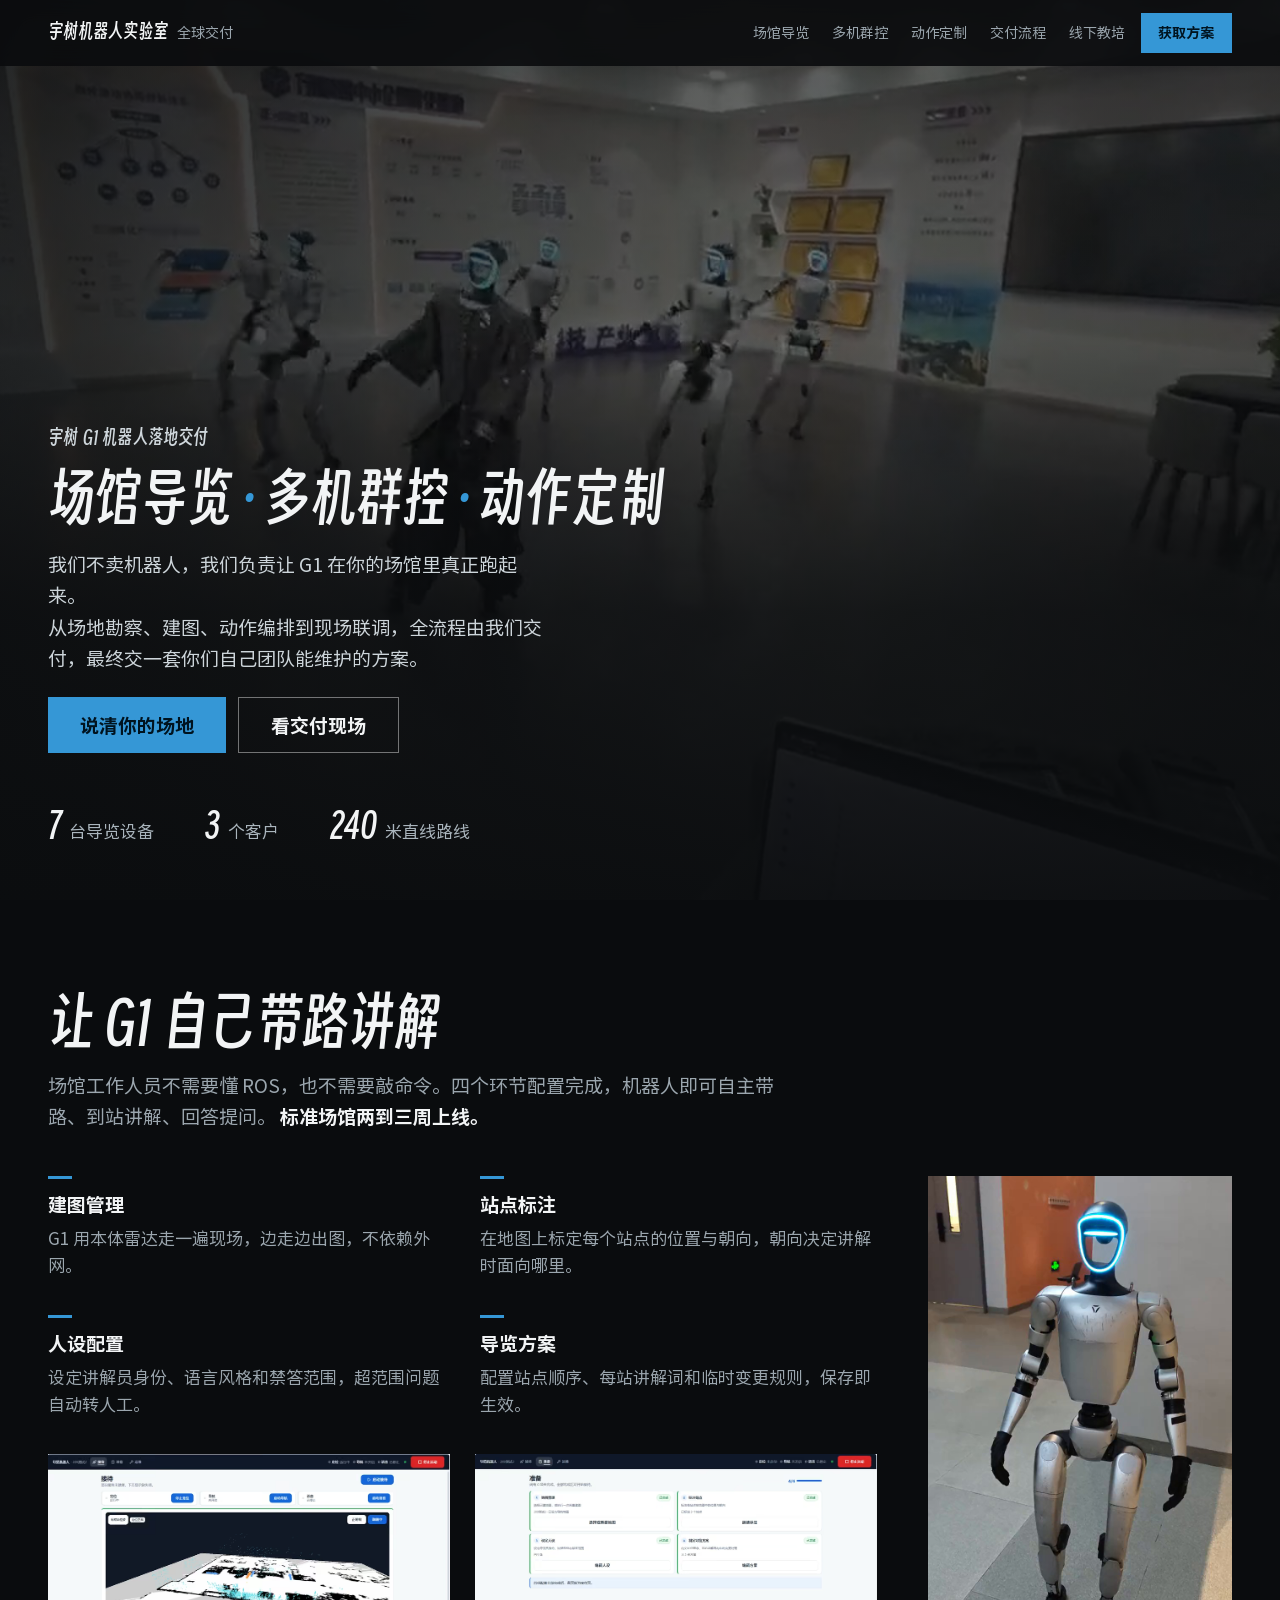
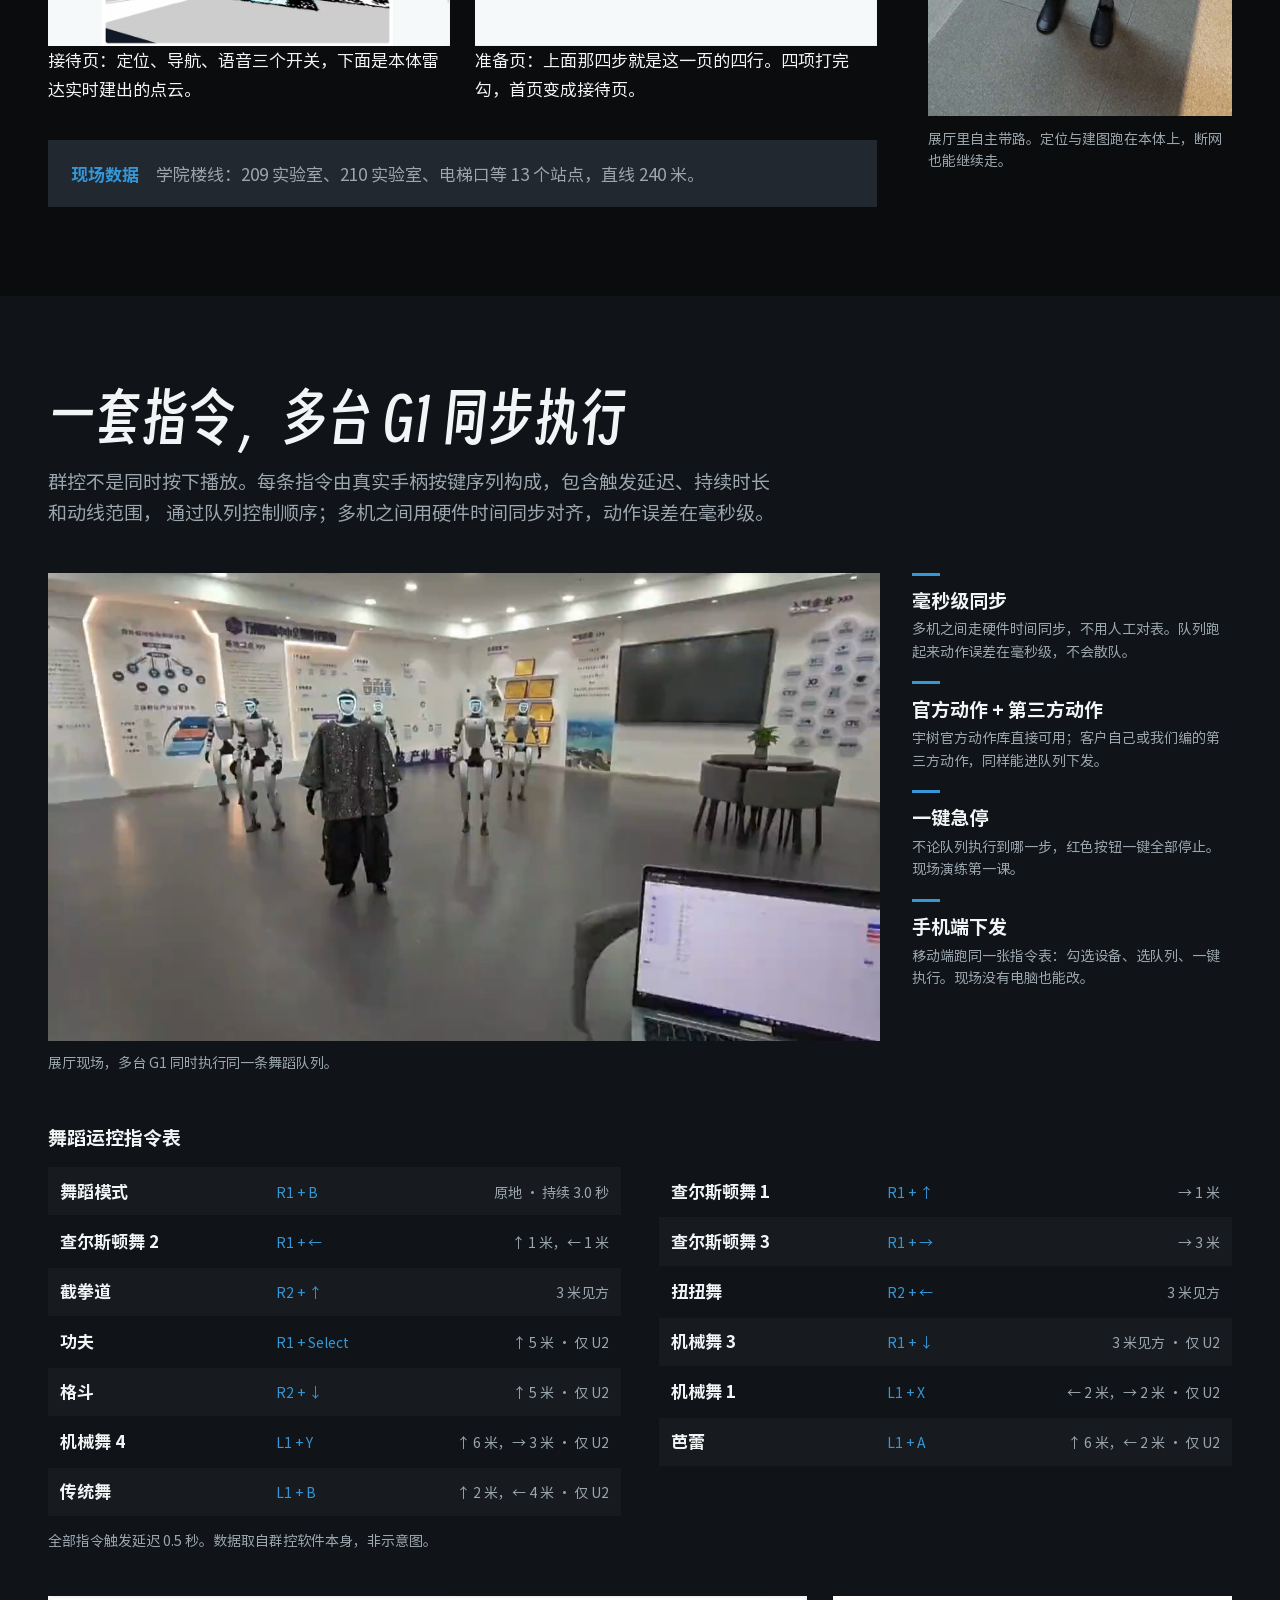
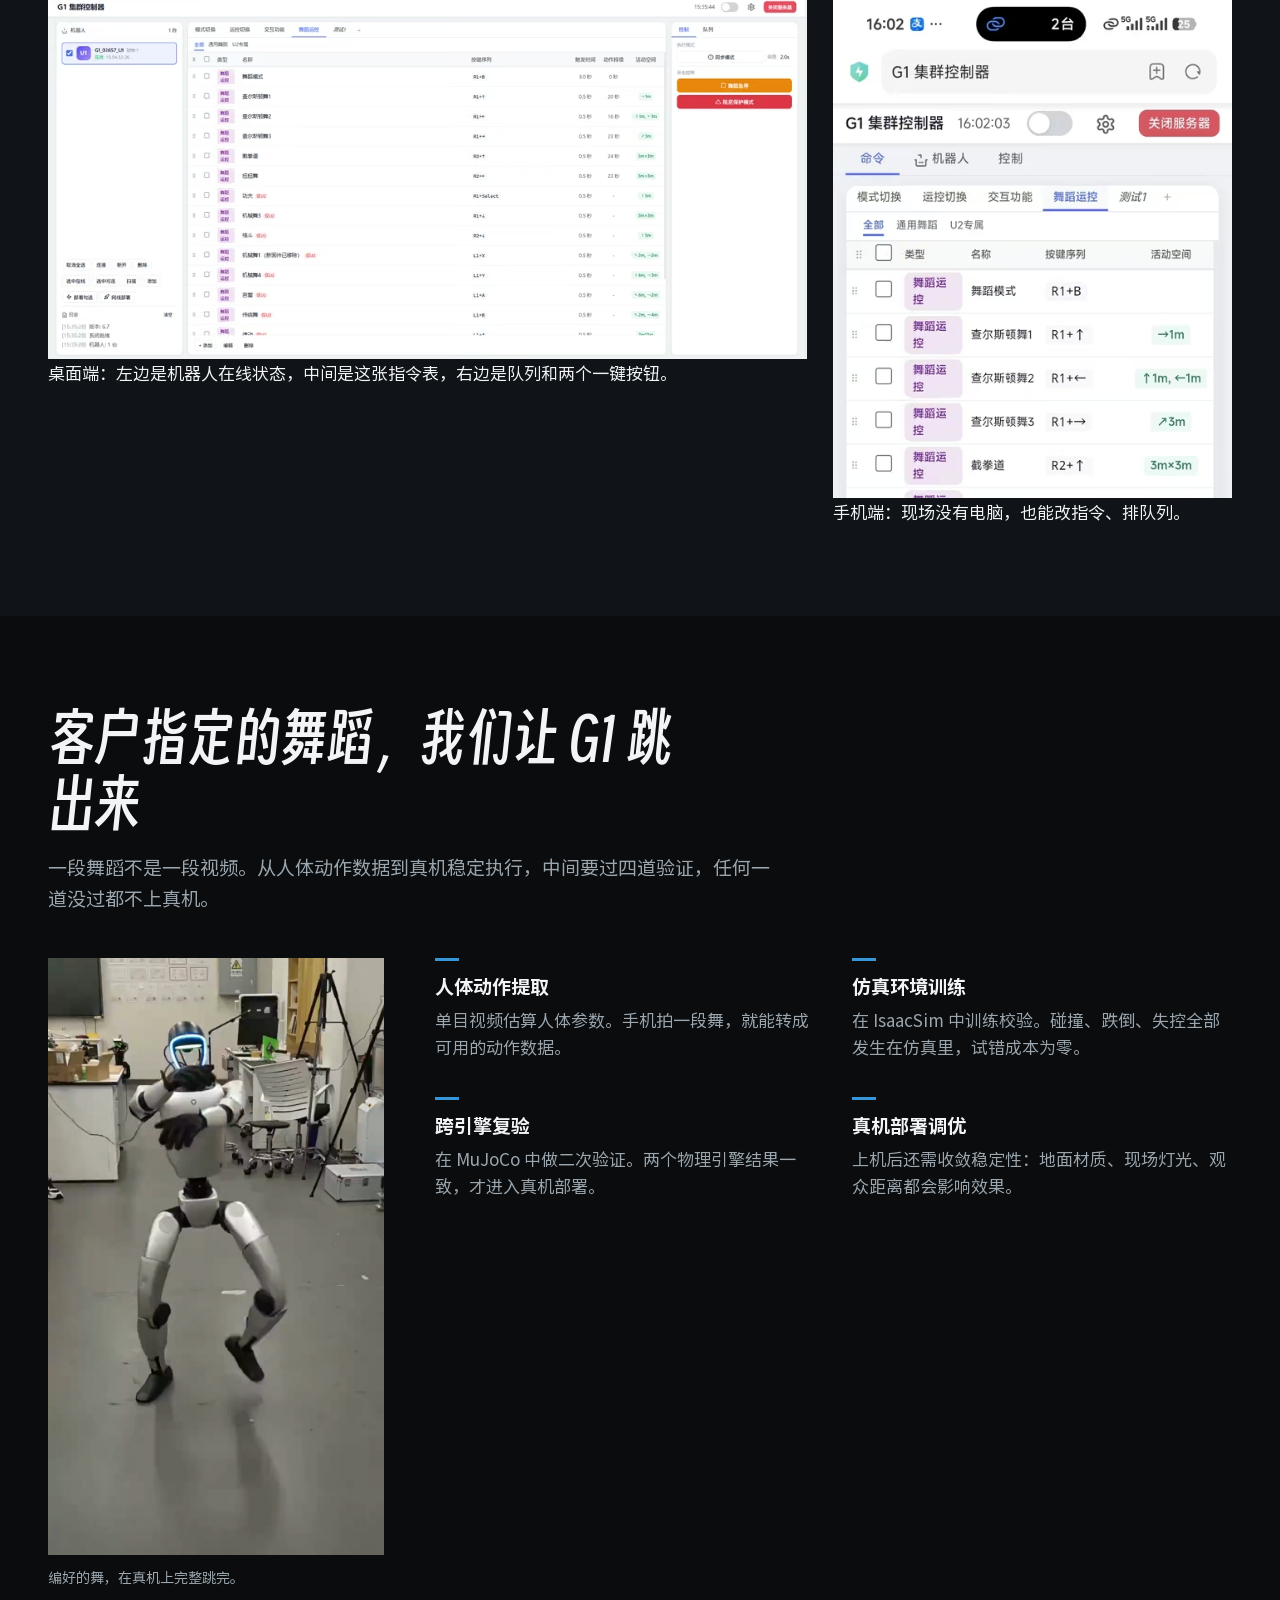
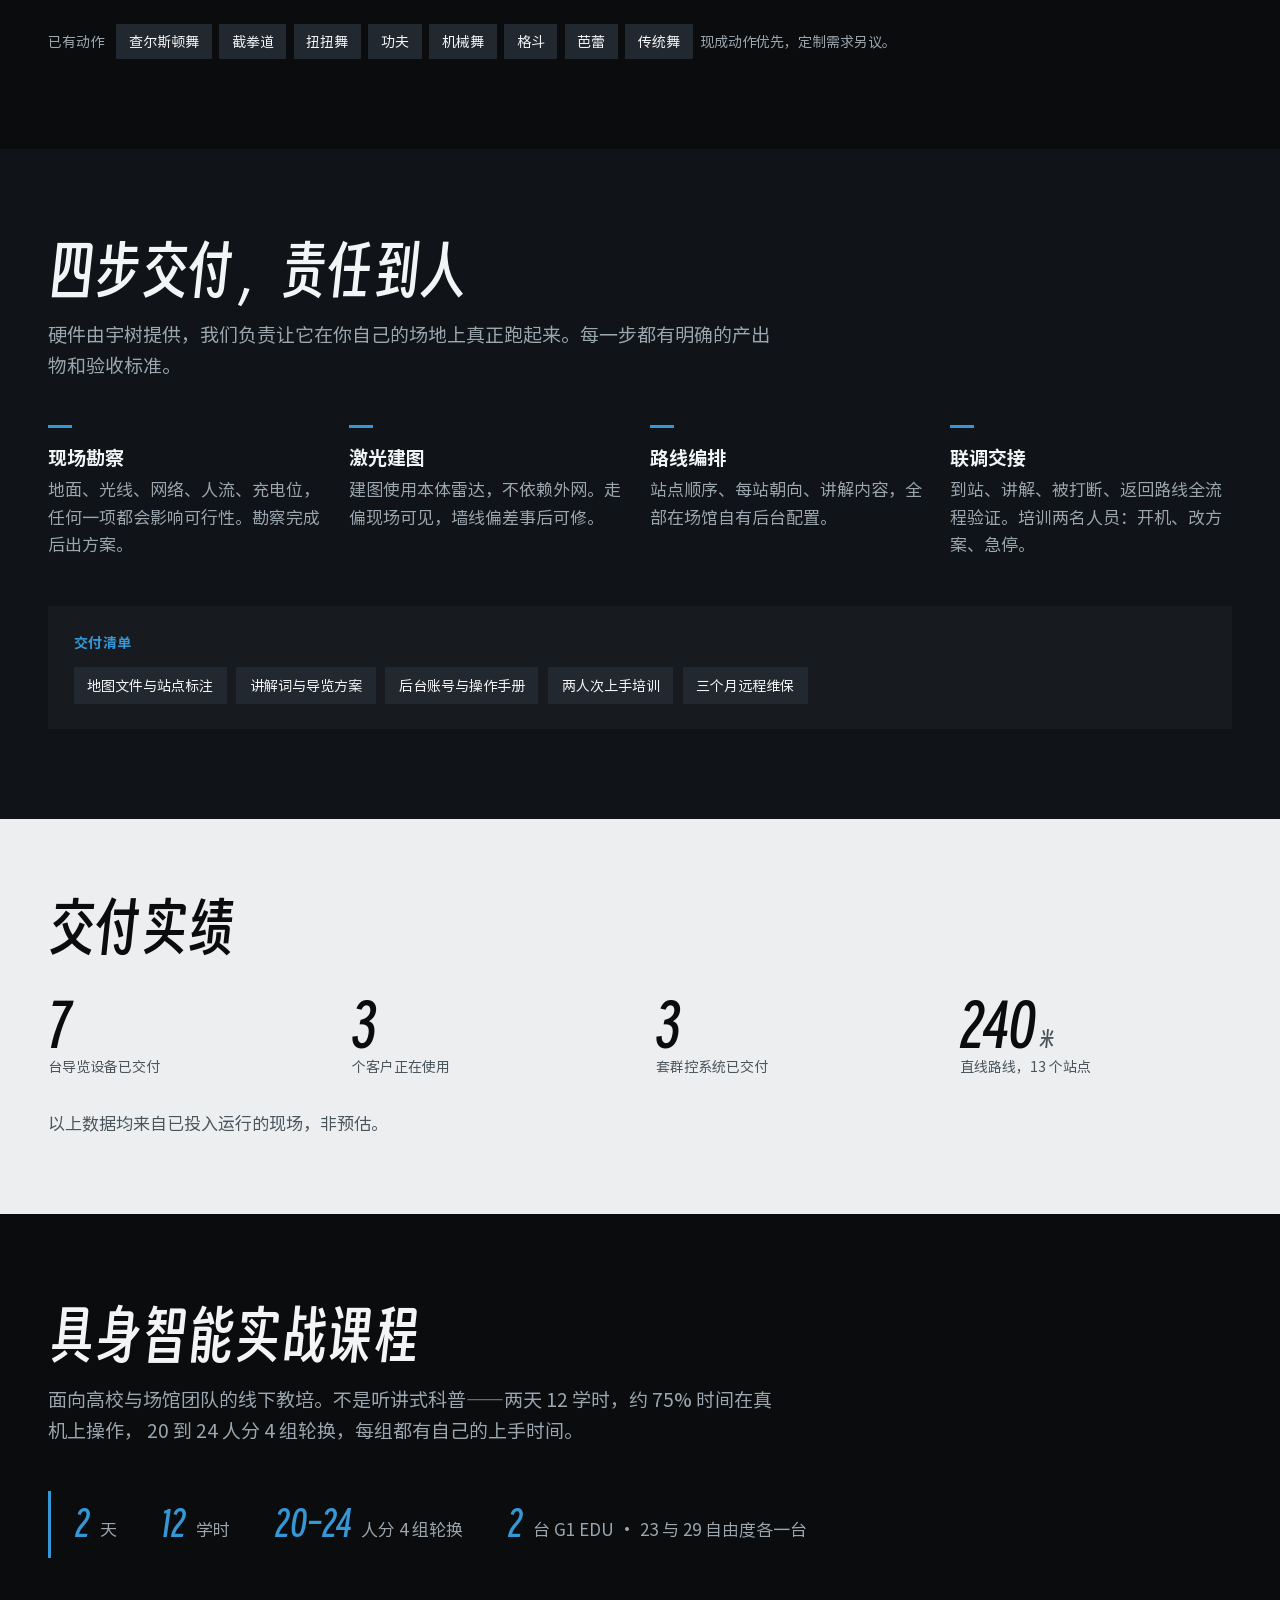
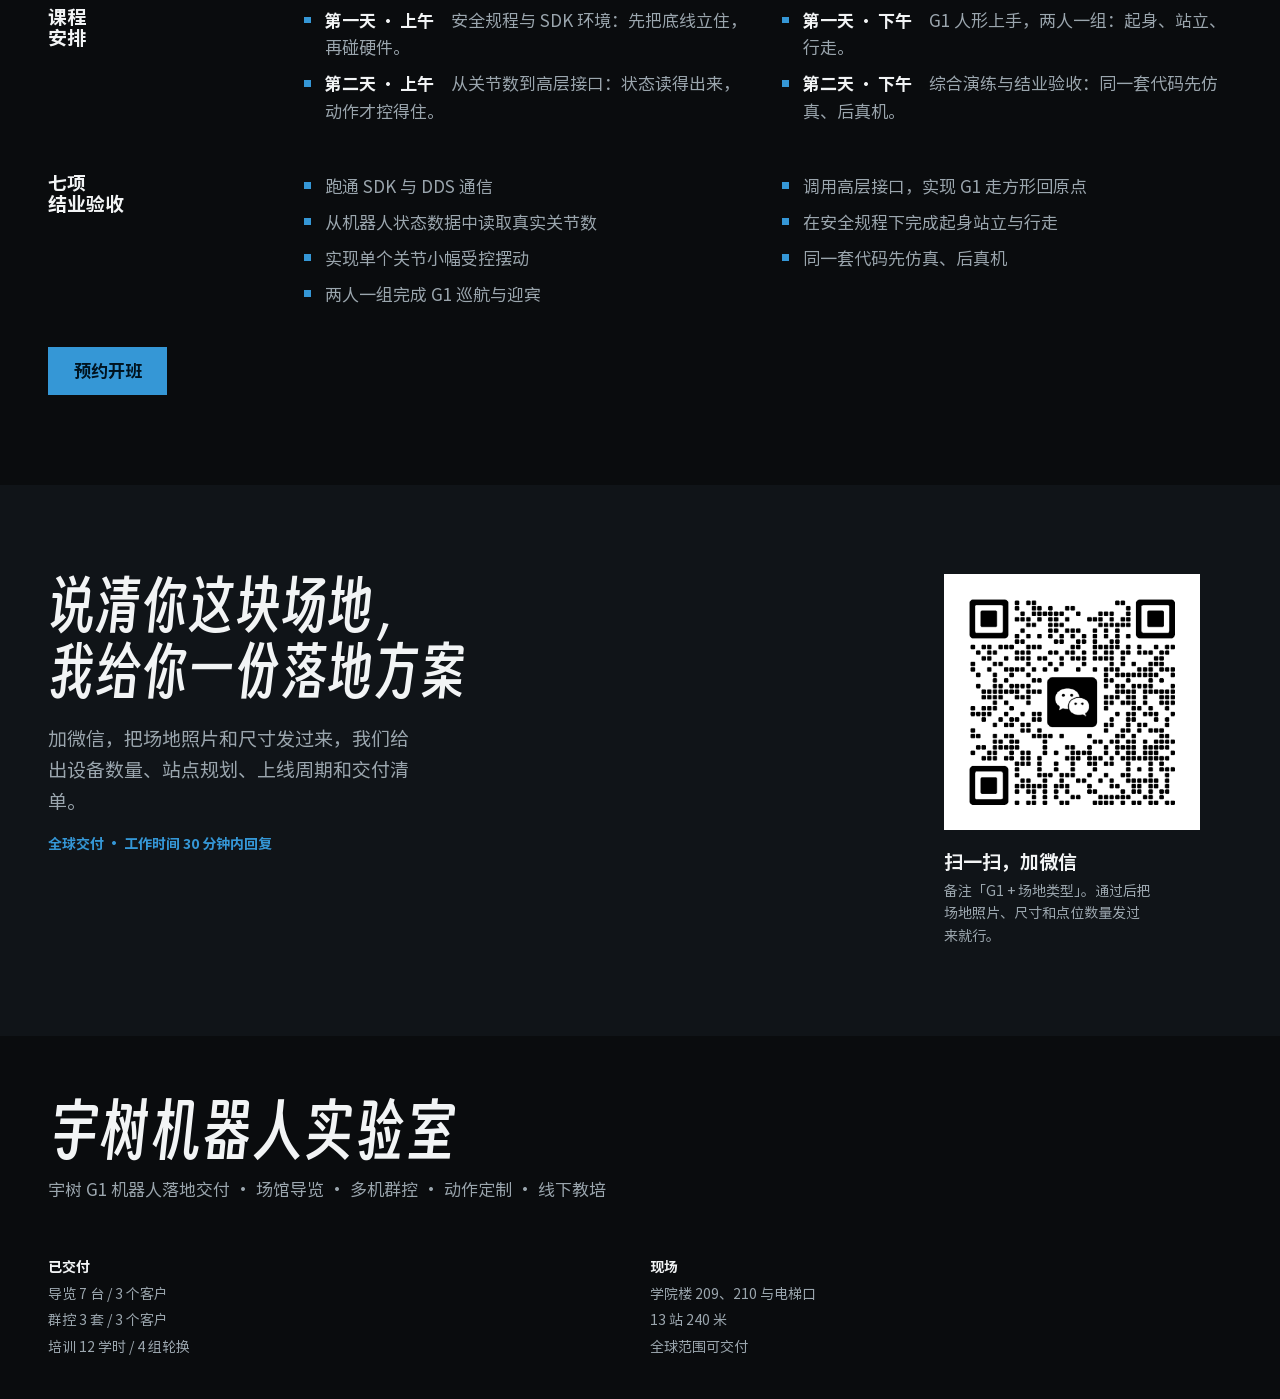
<file: index.html>
<!DOCTYPE html>
<html lang="zh-CN" class="no-js">
<head>
<meta charset="UTF-8">
<meta name="viewport" content="width=device-width, initial-scale=1">
<title>宇树机器人实验室 · 宇树 G1 机器人落地交付｜场馆导览 · 多机群控 · 动作定制</title>
<meta name="description" content="宇树 G1 机器人落地交付服务商。场馆导览、多机群控、动作定制、线下教培。已交付导览 7 台 / 3 个客户，群控 3 套。全球范围可交付，勘察与交接可到场。">
<meta name="keywords" content="宇树G1,人形机器人,场馆导览,多机群控,机器人二次开发,动作定制,机器人全球交付,线下教培">
<meta name="theme-color" content="#0a0c0e">
<meta property="og:type" content="website">
<meta property="og:title" content="宇树机器人实验室 · 宇树 G1 机器人落地交付">
<meta property="og:description" content="场馆导览 · 多机群控 · 动作定制。让 G1 在你的场馆里真正跑起来。">
<meta property="og:image" content="https://chenlockyer.github.io/studio/assets/img/og.jpg">
<meta property="og:image:width" content="1200">
<meta property="og:image:height" content="675">
<meta property="og:url" content="https://chenlockyer.github.io/studio/">
<meta name="twitter:card" content="summary_large_image">
<link rel="canonical" href="https://chenlockyer.github.io/studio/">
<link rel="icon" href="assets/favicon.svg" type="image/svg+xml">
<link rel="stylesheet" href="assets/css/site.css">
<script>document.documentElement.classList.remove('no-js');</script>
</head>
<body>

<a class="skip" href="#main">跳到正文</a>

<header class="bar">
  <a class="wordmark" href="#top">
    <span class="wm">宇树机器人实验室</span>
    <span class="wm-sub">全球交付</span>
  </a>
  <nav class="nav" aria-label="主导航">
    <a href="#navi">场馆导览</a>
    <a href="#group">多机群控</a>
    <a href="#chain">动作定制</a>
    <a href="#deliver">交付流程</a>
    <a href="#course">线下教培</a>
  </nav>
  <a class="btn btn-led btn-bar" href="assets/img/wechat-qr.png" data-wx>获取方案</a>
</header>

<main id="main">

  <!-- ============================================================
       首屏：整屏现场视频 + 文字压在暗色蒙层上
       客户 3 秒内要看到：做什么、卖给谁、到什么程度
       ============================================================ -->
  <section class="hero" id="top">
    <div class="hero-media" aria-hidden="true">
      <video class="hero-video" muted loop playsinline autoplay preload="auto"
             poster="assets/img/og.jpg">
        <source src="assets/video/group-sync.mp4" type="video/mp4">
      </video>
      <div class="hero-scrim"></div>
    </div>

    <div class="hero-inner">
      <h1 class="hero-title">
        <span class="hero-title-l1">宇树 G1 机器人落地交付</span>
        场馆导览<span class="sep">·</span>多机群控<span class="sep">·</span>动作定制
      </h1>

      <p class="hero-sub">
        我们不卖机器人，我们负责让 G1 在你的场馆里真正跑起来。<br>
        从场地勘察、建图、动作编排到现场联调，全流程由我们交付，最终交一套你们自己团队能维护的方案。
      </p>

      <div class="hero-act">
        <a class="btn btn-led btn-lg" href="assets/img/wechat-qr.png" data-wx>说清你的场地</a>
        <a class="btn btn-ghost btn-lg" href="#navi">看交付现场</a>
      </div>

      <p class="hero-figs">
        <span class="hf"><b>7</b> 台导览设备</span>
        <span class="hf"><b>3</b> 个客户</span>
        <span class="hf"><b>240</b> 米直线路线</span>
      </p>
    </div>
  </section>

  <!-- ============================================================
       一 · 场馆导览
       ============================================================ -->
  <section class="sec" id="navi" aria-labelledby="navi-title">
    <div class="wrap">
      <div class="sec-head">
        <h2 class="h" id="navi-title">让 G1 自己带路讲解</h2>
        <p class="lead">
          场馆工作人员不需要懂 ROS，也不需要敲命令。四个环节配置完成，机器人即可自主带路、到站讲解、回答提问。
          <b>标准场馆两到三周上线。</b>
        </p>
      </div>

      <div class="navi-grid">
        <div class="navi-left">
        <ol class="steps4 steps-col">
        <li class="step">
          <p class="step-k">建图管理</p>
          <p>G1 用本体雷达走一遍现场，边走边出图，不依赖外网。</p>
        </li>
        <li class="step">
          <p class="step-k">站点标注</p>
          <p>在地图上标定每个站点的位置与朝向，朝向决定讲解时面向哪里。</p>
        </li>
        <li class="step">
          <p class="step-k">人设配置</p>
          <p>设定讲解员身份、语言风格和禁答范围，超范围问题自动转人工。</p>
        </li>
        <li class="step">
          <p class="step-k">导览方案</p>
          <p>配置站点顺序、每站讲解词和临时变更规则，保存即生效。</p>
        </li>
        </ol>

        <div class="shots2">
          <figure class="shot">
            <picture>
              <source type="image/avif" srcset="assets/img/ui/navi-home-960.avif 960w, assets/img/ui/navi-home-1913.avif 1913w" sizes="(max-width:760px) 92vw, 48vw">
              <source type="image/webp" srcset="assets/img/ui/navi-home-960.webp 960w, assets/img/ui/navi-home-1913.webp 1913w" sizes="(max-width:760px) 92vw, 48vw">
              <img src="assets/img/ui/navi-home-960.jpg" alt="导览机器人接待页：定位、导航、语音三个开关，下面是本体雷达建出的三维点云地图" width="1913" height="914" loading="lazy">
            </picture>
            <figcaption>接待页：定位、导航、语音三个开关，下面是本体雷达实时建出的点云。</figcaption>
          </figure>
          <figure class="shot">
            <picture>
              <source type="image/avif" srcset="assets/img/ui/navi-prep-960.avif 960w, assets/img/ui/navi-prep-1915.avif 1915w" sizes="(max-width:760px) 92vw, 48vw">
              <source type="image/webp" srcset="assets/img/ui/navi-prep-960.webp 960w, assets/img/ui/navi-prep-1915.webp 1915w" sizes="(max-width:760px) 92vw, 48vw">
              <img src="assets/img/ui/navi-prep-960.jpg" alt="准备页：地图管理、标注站点、设定人设、制定导览方案四项全部已完成" width="1915" height="915" loading="lazy">
            </picture>
            <figcaption>准备页：上面那四步就是这一页的四行。四项打完勾，首页变成接待页。</figcaption>
          </figure>
        </div>
        <p class="factline">
          <b>现场数据</b>　学院楼线：209 实验室、210 实验室、电梯口等 13 个站点，直线 240 米。
        </p>
        </div>

        <figure class="navi-video">
          <video class="loop" muted loop playsinline preload="none"
                 poster="assets/img/poster/tour-live.jpg" width="720" height="1280"
                 aria-label="G1 在展厅里自主带路，正面 LED 面罩亮起，走向访客">
            <source src="assets/video/tour-live.mp4" type="video/mp4">
          </video>
          <figcaption>展厅里自主带路。定位与建图跑在本体上，断网也能继续走。</figcaption>
        </figure>
      </div>

    </div>
  </section>

  <!-- ============================================================
       二 · 多机群控
       ============================================================ -->
  <section class="sec sec-alt" id="group" aria-labelledby="group-title">
    <div class="wrap">
      <div class="sec-head">
        <h2 class="h" id="group-title">一套指令，多台 G1 同步执行</h2>
        <p class="lead">
          群控不是同时按下播放。每条指令由真实手柄按键序列构成，包含触发延迟、持续时长和动线范围，
          通过队列控制顺序；多机之间用硬件时间同步对齐，动作误差在毫秒级。
        </p>
      </div>

      <div class="group-grid">
        <figure class="media-wide">
          <video class="loop" muted loop playsinline preload="none"
                 poster="assets/img/poster/group-ops.jpg" width="1280" height="720"
                 aria-label="展厅内多台 G1 同时执行同一条舞蹈队列">
            <source src="assets/video/group-ops.mp4" type="video/mp4">
          </video>
          <figcaption>展厅现场，多台 G1 同时执行同一条舞蹈队列。</figcaption>
        </figure>

        <div class="facts3">
          <div class="fact">
            <p class="fact-t">毫秒级同步</p>
            <p class="fact-d">多机之间走硬件时间同步，不用人工对表。队列跑起来动作误差在毫秒级，不会散队。</p>
          </div>
          <div class="fact">
            <p class="fact-t">官方动作 + 第三方动作</p>
            <p class="fact-d">宇树官方动作库直接可用；客户自己或我们编的第三方动作，同样能进队列下发。</p>
          </div>
          <div class="fact">
            <p class="fact-t">一键急停</p>
            <p class="fact-d">不论队列执行到哪一步，红色按钮一键全部停止。现场演练第一课。</p>
          </div>
          <div class="fact">
            <p class="fact-t">手机端下发</p>
            <p class="fact-d">移动端跑同一张指令表：勾选设备、选队列、一键执行。现场没有电脑也能改。</p>
          </div>
        </div>
      </div>

      <div class="cmd-block">
        <p class="cmd-head">舞蹈运控指令表</p>
        <div class="cmd">
          <div class="cmd-row"><b>舞蹈模式</b><span class="num">R1 + B</span><i>原地 · 持续 3.0 秒</i></div>
          <div class="cmd-row"><b>查尔斯顿舞 1</b><span class="num">R1 + ↑</span><i>→ 1 米</i></div>
          <div class="cmd-row"><b>查尔斯顿舞 2</b><span class="num">R1 + ←</span><i>↑ 1 米，← 1 米</i></div>
          <div class="cmd-row"><b>查尔斯顿舞 3</b><span class="num">R1 + →</span><i>→ 3 米</i></div>
          <div class="cmd-row"><b>截拳道</b><span class="num">R2 + ↑</span><i>3 米见方</i></div>
          <div class="cmd-row"><b>扭扭舞</b><span class="num">R2 + ←</span><i>3 米见方</i></div>
          <div class="cmd-row"><b>功夫</b><span class="num">R1 + Select</span><i>↑ 5 米 · 仅 U2</i></div>
          <div class="cmd-row"><b>机械舞 3</b><span class="num">R1 + ↓</span><i>3 米见方 · 仅 U2</i></div>
          <div class="cmd-row"><b>格斗</b><span class="num">R2 + ↓</span><i>↑ 5 米 · 仅 U2</i></div>
          <div class="cmd-row"><b>机械舞 1</b><span class="num">L1 + X</span><i>← 2 米，→ 2 米 · 仅 U2</i></div>
          <div class="cmd-row"><b>机械舞 4</b><span class="num">L1 + Y</span><i>↑ 6 米，→ 3 米 · 仅 U2</i></div>
          <div class="cmd-row"><b>芭蕾</b><span class="num">L1 + A</span><i>↑ 6 米，← 2 米 · 仅 U2</i></div>
          <div class="cmd-row"><b>传统舞</b><span class="num">L1 + B</span><i>↑ 2 米，← 4 米 · 仅 U2</i></div>
        </div>
        <p class="cmd-note">全部指令触发延迟 0.5 秒。数据取自群控软件本身，非示意图。</p>
      </div>

      <div class="shots2 shots2-asym">
        <figure class="shot">
          <picture>
            <source type="image/avif" srcset="assets/img/ui/gc-dance-960.avif 960w, assets/img/ui/gc-dance-1915.avif 1915w" sizes="(max-width:760px) 92vw, 62vw">
            <source type="image/webp" srcset="assets/img/ui/gc-dance-960.webp 960w, assets/img/ui/gc-dance-1915.webp 1915w" sizes="(max-width:760px) 92vw, 62vw">
            <img src="assets/img/ui/gc-dance-960.jpg" alt="G1 集群控制器桌面端：左侧机器人在线状态，中间是舞蹈运控指令表，右侧是控制与队列" width="1915" height="917" loading="lazy">
          </picture>
          <figcaption>桌面端：左边是机器人在线状态，中间是这张指令表，右边是队列和两个一键按钮。</figcaption>
        </figure>
        <figure class="shot shot-phone">
          <picture>
            <source type="image/avif" srcset="assets/img/ui/gc-phone-480.avif 480w, assets/img/ui/gc-phone-1156.avif 1156w" sizes="(max-width:760px) 60vw, 26vw">
            <source type="image/webp" srcset="assets/img/ui/gc-phone-480.webp 480w, assets/img/ui/gc-phone-1156.webp 1156w" sizes="(max-width:760px) 60vw, 26vw">
            <img src="assets/img/ui/gc-phone-960.jpg" alt="手机上的集群控制器：同一张指令表，勾选后可一键下发" width="1156" height="2510" loading="lazy">
          </picture>
          <figcaption>手机端：现场没有电脑，也能改指令、排队列。</figcaption>
        </figure>
      </div>
    </div>
  </section>

  <!-- ============================================================
       三 · 动作定制
       ============================================================ -->
  <section class="sec" id="chain" aria-labelledby="chain-title">
    <div class="wrap">
      <div class="sec-head">
        <h2 class="h" id="chain-title">客户指定的舞蹈，我们让 G1 跳出来</h2>
        <p class="lead">
          一段舞蹈不是一段视频。从人体动作数据到真机稳定执行，中间要过四道验证，任何一道没过都不上真机。
        </p>
      </div>

      <div class="chain-grid">
      <figure class="chain-video">
        <video class="loop" muted loop playsinline preload="none"
               poster="assets/img/poster/dance-live.jpg" width="720" height="1280"
               aria-label="G1 在实验室里完整跳完一支编好的舞，面罩 LED 亮着">
          <source src="assets/video/dance-live.mp4" type="video/mp4">
        </video>
        <figcaption>编好的舞，在真机上完整跳完。</figcaption>
      </figure>

      <ol class="steps4 steps-col">
        <li class="step">
          <p class="step-k">人体动作提取</p>
          <p>单目视频估算人体参数。手机拍一段舞，就能转成可用的动作数据。</p>
        </li>
        <li class="step">
          <p class="step-k">仿真环境训练</p>
          <p>在 IsaacSim 中训练校验。碰撞、跌倒、失控全部发生在仿真里，试错成本为零。</p>
        </li>
        <li class="step">
          <p class="step-k">跨引擎复验</p>
          <p>在 MuJoCo 中做二次验证。两个物理引擎结果一致，才进入真机部署。</p>
        </li>
        <li class="step">
          <p class="step-k">真机部署调优</p>
          <p>上机后还需收敛稳定性：地面材质、现场灯光、观众距离都会影响效果。</p>
        </li>
      </ol>
      </div>

      <div class="tagrow">
        <span class="tagrow-k">已有动作</span>
        <span>查尔斯顿舞</span>
        <span>截拳道</span>
        <span>扭扭舞</span>
        <span>功夫</span>
        <span>机械舞</span>
        <span>格斗</span>
        <span>芭蕾</span>
        <span>传统舞</span>
        <span class="tagrow-note">现成动作优先，定制需求另议。</span>
      </div>
    </div>
  </section>

  <!-- ============================================================
       四 · 交付流程
       ============================================================ -->
  <section class="sec sec-alt" id="deliver" aria-labelledby="deliver-title">
    <div class="wrap">
      <div class="sec-head">
        <h2 class="h" id="deliver-title">四步交付，责任到人</h2>
        <p class="lead">
          硬件由宇树提供，我们负责让它在你自己的场地上真正跑起来。每一步都有明确的产出物和验收标准。
        </p>
      </div>

      <ol class="steps-d">
        <li class="dstep">
          <p class="dstep-k">现场勘察</p>
          <p>地面、光线、网络、人流、充电位，任何一项都会影响可行性。勘察完成后出方案。</p>
        </li>
        <li class="dstep">
          <p class="dstep-k">激光建图</p>
          <p>建图使用本体雷达，不依赖外网。走偏现场可见，墙线偏差事后可修。</p>
        </li>
        <li class="dstep">
          <p class="dstep-k">路线编排</p>
          <p>站点顺序、每站朝向、讲解内容，全部在场馆自有后台配置。</p>
        </li>
        <li class="dstep">
          <p class="dstep-k">联调交接</p>
          <p>到站、讲解、被打断、返回路线全流程验证。培训两名人员：开机、改方案、急停。</p>
        </li>
      </ol>

      <div class="handover">
        <p class="handover-k">交付清单</p>
        <ul class="handover-list">
          <li>地图文件与站点标注</li>
          <li>讲解词与导览方案</li>
          <li>后台账号与操作手册</li>
          <li>两人次上手培训</li>
          <li>三个月远程维保</li>
        </ul>
      </div>
    </div>
  </section>

  <!-- ============================================================
       五 · 交付实绩
       ============================================================ -->
  <section class="paper" id="figs" aria-labelledby="figs-title">
    <div class="wrap">
      <h2 class="h h-paper" id="figs-title">交付实绩</h2>
      <dl class="figs4">
        <div class="fig">
          <dd class="fig-n">7</dd>
          <dt class="fig-l">台导览设备已交付</dt>
        </div>
        <div class="fig">
          <dd class="fig-n">3</dd>
          <dt class="fig-l">个客户正在使用</dt>
        </div>
        <div class="fig">
          <dd class="fig-n">3</dd>
          <dt class="fig-l">套群控系统已交付</dt>
        </div>
        <div class="fig">
          <dd class="fig-n">240<span class="fig-u">米</span></dd>
          <dt class="fig-l">直线路线，13 个站点</dt>
        </div>
      </dl>
      <p class="fig-note">以上数据均来自已投入运行的现场，非预估。</p>
    </div>
  </section>

  <!-- ============================================================
       六 · 线下教培
       ============================================================ -->
  <section class="sec" id="course" aria-labelledby="course-title">
    <div class="wrap">
      <div class="sec-head">
        <h2 class="h" id="course-title">具身智能实战课程</h2>
        <p class="lead">
          面向高校与场馆团队的线下教培。不是听讲式科普——两天 12 学时，约 75% 时间在真机上操作，
          20 到 24 人分 4 组轮换，每组都有自己的上手时间。
        </p>
      </div>

      <p class="course-spec">
        <span><b>2</b> 天</span>
        <span><b>12</b> 学时</span>
        <span><b>20–24</b> 人分 4 组轮换</span>
        <span><b>2</b> 台 G1 EDU · 23 与 29 自由度各一台</span>
      </p>

      <div class="goals">
        <p class="goals-k">课程<br>安排</p>
        <ol class="goals-list">
          <li><b>第一天 · 上午</b>　安全规程与 SDK 环境：先把底线立住，再碰硬件。</li>
          <li><b>第一天 · 下午</b>　G1 人形上手，两人一组：起身、站立、行走。</li>
          <li><b>第二天 · 上午</b>　从关节数到高层接口：状态读得出来，动作才控得住。</li>
          <li><b>第二天 · 下午</b>　综合演练与结业验收：同一套代码先仿真、后真机。</li>
        </ol>
      </div>

      <div class="goals">
        <p class="goals-k">七项<br>结业验收</p>
        <ol class="goals-list">
          <li>跑通 SDK 与 DDS 通信</li>
          <li>调用高层接口，实现 G1 走方形回原点</li>
          <li>从机器人状态数据中读取真实关节数</li>
          <li>在安全规程下完成起身站立与行走</li>
          <li>实现单个关节小幅受控摆动</li>
          <li>同一套代码先仿真、后真机</li>
          <li>两人一组完成 G1 巡航与迎宾</li>
        </ol>
      </div>

      <div class="caution">
        <a class="btn btn-led" href="assets/img/wechat-qr.png" data-wx>预约开班</a>
      </div>
    </div>
  </section>

  <!-- ============================================================
       八 · 联系
       ============================================================ -->
  <section class="contact" id="contact" aria-labelledby="contact-title">
    <div class="wrap contact-grid">
      <div class="contact-say">
        <h2 class="h" id="contact-title">说清你这块场地，<br>我给你一份落地方案</h2>
        <p class="contact-sub">
          加微信，把场地照片和尺寸发过来，我们给出设备数量、站点规划、上线周期和交付清单。
        </p>
        <p class="contact-promise">全球交付 · 工作时间 30 分钟内回复</p>
      </div>

      <figure class="contact-qr">
        <img src="assets/img/wechat-qr.png" width="720" height="720"
             alt="宇树机器人实验室微信二维码，扫码即可加微信" decoding="async">
        <figcaption>
          <p class="qr-k">扫一扫，加微信</p>
          <p class="qr-d">备注「G1 + 场地类型」。通过后把场地照片、尺寸和点位数量发过来就行。</p>
          <a class="qr-save" href="assets/img/wechat-qr.png"
             download="宇树机器人实验室-微信二维码.png">手机上扫不了自己的屏？保存图片，微信「扫一扫 → 相册」识别</a>
        </figcaption>
      </figure>
    </div>
  </section>

</main>

<footer class="foot">
  <div class="wrap">
    <p class="foot-name">宇树机器人实验室</p>
    <p class="foot-line">宇树 G1 机器人落地交付 · 场馆导览 · 多机群控 · 动作定制 · 线下教培</p>
    <div class="foot-cols foot-cols-plain">
      <div>
        <p class="foot-k">已交付</p>
        <p>导览 7 台 / 3 个客户</p>
        <p>群控 3 套 / 3 个客户</p>
        <p>培训 12 学时 / 4 组轮换</p>
      </div>
      <div>
        <p class="foot-k">现场</p>
        <p>学院楼 209、210 与电梯口</p>
        <p>13 站 240 米</p>
        <p>全球范围可交付</p>
      </div>
    </div>
  </div>
</footer>

<script src="assets/js/site.js" defer></script>
<dialog class="wx" id="wx-dialog" tabindex="-1" aria-labelledby="wx-title">
  <div class="wx-card">
    <button class="wx-close" type="button" aria-label="关闭二维码">
      <svg viewBox="0 0 24 24" width="20" height="20" aria-hidden="true" focusable="false">
        <path d="M6 6l12 12M18 6L6 18" stroke="currentColor" stroke-width="1.8" stroke-linecap="round" fill="none"/>
      </svg>
    </button>
    <p class="wx-k">微信 · 宇树机器人实验室</p>
    <p class="wx-title" id="wx-title">加微信，直接聊场地</p>
    <div class="wx-qr">
      <img src="assets/img/wechat-qr.png" width="720" height="720" alt="宇树机器人实验室微信二维码，扫码加微信" decoding="async">
    </div>
    <p class="wx-hint">备注「G1 + 场地类型」，30 分钟内回。</p>
    <a class="qr-save wx-save" href="assets/img/wechat-qr.png"
       download="宇树机器人实验室-微信二维码.png">手机上扫不了自己的屏？保存图片，微信「扫一扫 → 相册」识别</a>
    <a class="wx-alt" href="#figs" data-wx-close>先看看我们交付过什么 →</a>
  </div>
</dialog>

</body>
</html>
</file>
<file: assets/css/site.css>
/* ================================================================
   落地组 · site.css
   中国 B2B 商业站：信息优先，气势靠真实现场画面，不靠排版机关。
   配色取自素材像素：走廊近黑 / G1 拉丝银 / 面罩 LED 青。
   ================================================================ */

/* ---------------- fonts：两族 ---------------- */
@font-face {
  font-family: "Smiley";
  src: url("../fonts/smiley-display.woff2") format("woff2");
  font-weight: 400;
  font-style: normal;
  font-display: swap;
}
@font-face {
  font-family: "Noto Sans SC";
  src: url("../fonts/noto-400.woff2") format("woff2");
  font-weight: 400;
  font-style: normal;
  font-display: swap;
}
@font-face {
  font-family: "Noto Sans SC";
  src: url("../fonts/noto-700.woff2") format("woff2");
  font-weight: 700;
  font-style: normal;
  font-display: swap;
}

/* ---------------- tokens ---------------- */
:root {
  --ground: #0a0c0e;
  --alt: #101418;
  --panel: #171b20;
  --panel-2: #222830;
  --ink: #f2f4f5;
  --soft: #9ba6ae;
  --paper: #eceef0;
  --paper-ink: #0a0c0e;
  --paper-soft: #4a545b;

  /* G1 面罩 LED：程序从真实像素提取，对近黑 6.11:1 */
  --led: #3597d6;
  --led-hot: #7fc8f2;
  --led-ink: #00131f;

  /* 五级字阶 */
  --t-xl: clamp(2.25rem, 4.6vw, 4rem);
  --t-lg: clamp(1.75rem, 2.8vw, 2.5rem);
  --t-md: clamp(1.1875rem, 1.45vw, 1.375rem);
  --t-base: 1.0625rem;
  --t-sm: 0.875rem;

  --font-display: "Smiley", "Noto Sans SC", sans-serif;
  --font-cn: "Noto Sans SC", system-ui, sans-serif;

  --mw: 1280px;                  /* 内容最大宽 */
  --pad: clamp(1rem, 4vw, 3rem); /* 左右内边距 */
  --gap: clamp(0.75rem, 1.5vw, 1.5rem);

  --ease: cubic-bezier(0.22, 1, 0.36, 1);
  --d-press: 120ms;
  --d-hover: 180ms;
  --d-ui: 300ms;
}

/* ---------------- reset ---------------- */
*, *::before, *::after { box-sizing: border-box; }
html { -webkit-text-size-adjust: 100%; text-size-adjust: 100%; scroll-behavior: smooth; }
body {
  margin: 0;
  background: var(--ground);
  color: var(--ink);
  font-family: var(--font-cn);
  font-size: var(--t-base);
  line-height: 1.7;
  font-kerning: normal;
  -webkit-font-smoothing: antialiased;
  overflow-x: hidden;
}
h1, h2, h3, p, figure, figcaption, ul, ol, dl, dd, dt { margin: 0; }
ul, ol { padding: 0; list-style: none; }
img, video, svg { display: block; max-width: 100%; }
img { height: auto; background: var(--panel); }
picture { display: block; }
button, input, select { font: inherit; color: inherit; }
button { background: none; border: 0; padding: 0; cursor: pointer; }
a { color: inherit; text-decoration: none; }
:target { scroll-margin-top: 5rem; }
::selection { background: var(--led); color: var(--led-ink); }
:focus-visible { outline: 2px solid var(--led); outline-offset: 3px; }

.skip {
  position: absolute; left: -9999px; top: 0; z-index: 99;
  padding: 0.7rem 1.1rem; font-weight: 700;
  background: var(--led); color: var(--led-ink);
}
.skip:focus { left: var(--pad); top: 0.5rem; }

/* 内容容器：全站唯一的外边距 */
.wrap {
  width: 100%;
  /* 内容真正占满 --mw：把内边距算进 max-width，和 .hero-inner 的边缘对齐 */
  max-width: calc(var(--mw) + var(--pad) * 2);
  margin-inline: auto;
  padding-inline: var(--pad);
}

/* ================================================================
   共用字级
   ================================================================ */
.h {
  font-family: var(--font-display);
  font-size: var(--t-xl);
  font-weight: 400;
  line-height: 1.12;
  letter-spacing: -0.01em;
}
.lead {
  font-size: var(--t-md);
  line-height: 1.62;
  color: var(--soft);
}
.lead b { color: var(--ink); font-weight: 700; }

.sec-head {
  display: grid;
  gap: 0.9rem;
  max-width: 46rem;
  margin-bottom: clamp(1.75rem, 3.5vw, 3rem);
}
.sec-head .h { max-width: 22ch; }

/* ================================================================
   按钮
   ================================================================ */
.btn {
  display: inline-flex;
  align-items: center;
  justify-content: center;
  min-height: 48px;
  padding: 0 1.6rem;
  font-size: var(--t-base);
  font-weight: 700;
  background: var(--panel-2);
  color: var(--ink);
  transition: background-color var(--d-hover) linear, transform var(--d-press) var(--ease),
              border-color var(--d-hover) linear, color var(--d-hover) linear;
}
.btn:active { transform: translateY(1px) scale(0.995); }
.btn-lg { min-height: 56px; padding: 0 2rem; font-size: var(--t-md); }
.btn-led { background: var(--led); color: var(--led-ink); }
.btn-led:hover { background: var(--led-hot); }
.btn-ghost {
  background: transparent;
  color: var(--ink);
  border: 1px solid rgba(255, 255, 255, 0.42);
}
.btn-ghost:hover { border-color: var(--ink); background: rgba(255, 255, 255, 0.09); }

/* ================================================================
   顶栏
   ================================================================ */
.bar {
  position: fixed;
  inset: 0 0 auto 0;
  z-index: 50;
  display: flex;
  align-items: center;
  gap: 1rem;
  padding: 0.8rem var(--pad);
  background: rgba(10, 12, 14, 0.9);
  backdrop-filter: blur(14px) saturate(120%);
}
.wordmark { display: flex; align-items: baseline; gap: 0.55rem; flex: 0 0 auto; }
.wm {
  font-family: var(--font-display);
  font-size: var(--t-md);
  line-height: 1;
}
.wm-sub { font-size: var(--t-sm); color: var(--soft); }
.nav { display: flex; align-items: center; gap: clamp(0.7rem, 1.8vw, 1.9rem); margin-left: auto; }
.nav a {
  font-size: var(--t-sm);
  color: var(--soft);
  white-space: nowrap;
  transition: color var(--d-hover) linear;
}
.nav a:hover { color: var(--ink); }
.btn-bar { min-height: 40px; padding: 0 1.1rem; font-size: var(--t-sm); flex: 0 0 auto; }

/* ================================================================
   首屏：整屏视频 + 暗色蒙层
   ================================================================ */
.hero {
  position: relative;
  min-height: 100svh;
  display: grid;
  align-content: end;
  padding: calc(var(--pad) + 5.5rem) var(--pad) clamp(2.5rem, 6vh, 4.5rem);
  overflow: hidden;
  isolation: isolate;
}
/* 首帧兜底：视频解码前先用海报顶上，慢网下首屏不会是一块黑 */
.hero-media {
  position: absolute;
  inset: 0;
  z-index: -1;
  background: var(--ground) url("../img/og.jpg") center 32% / cover no-repeat;
}
.hero-video {
  width: 100%;
  height: 100%;
  object-fit: cover;
  object-position: center 32%;
}
/* 暗色蒙层：保证文字在视频上也读得清 */
.hero-scrim {
  position: absolute;
  inset: 0;
  background:
    linear-gradient(to top, rgba(10,12,14,0.96) 0%, rgba(10,12,14,0.86) 32%, rgba(10,12,14,0.44) 62%, rgba(10,12,14,0.62) 100%),
    linear-gradient(to right, rgba(10,12,14,0.72) 0%, rgba(10,12,14,0.18) 58%, rgba(10,12,14,0.34) 100%);
}

.hero-inner {
  width: 100%;
  max-width: var(--mw);
  margin-inline: auto;
  display: grid;
  gap: clamp(0.9rem, 2vh, 1.4rem);
  justify-items: start;
}


.hero-title {
  font-family: var(--font-display);
  font-size: var(--t-xl);
  font-weight: 400;
  line-height: 1.06;
  letter-spacing: -0.01em;
  max-width: 100%;
}
/* 第一行先说清是什么生意，第二行才是业务名词。
   它是 h1 的子行，不是压在上面的小标签。 */
.hero-title-l1 {
  display: block;
  font-family: var(--font-display);
  font-size: var(--t-md);
  font-weight: 400;
  line-height: 1.45;
  letter-spacing: 0.01em;
  color: #cfd7dc;
  margin-bottom: 0.85em;
}
.hero-title .sep {
  color: var(--led);
  padding: 0 0.12em;
  font-weight: 400;
}

.hero-sub {
  font-size: var(--t-md);
  line-height: 1.65;
  color: #cdd5da;
  max-width: 46ch;
}

.hero-act { display: flex; flex-wrap: wrap; gap: 0.75rem; margin-top: 0.35rem; }

/* 首屏三个数字：数字在前、说明在后，一行读完。
   分隔靠留白和色调，不靠细线。 */
.hero-figs {
  display: flex;
  flex-wrap: wrap;
  gap: 0.75rem clamp(1.75rem, 4vw, 3.5rem);
  margin-top: clamp(1.75rem, 4vh, 2.75rem);
  width: 100%;
  font-size: var(--t-base);
  color: #aab5bd;
}
.hf { display: inline-flex; align-items: baseline; gap: 0.45rem; }
.hf b {
  font-family: var(--font-display);
  font-size: var(--t-lg);
  font-weight: 400;
  line-height: 1;
  color: var(--ink);
}

/* ================================================================
   区块
   ================================================================ */
.sec { padding: clamp(3rem, 7vw, 6rem) 0; background: var(--ground); }
.sec-alt { background: var(--alt); }

/* 通栏媒体 */
.media-wide { margin: 0 0 clamp(1.5rem, 3vw, 2.5rem); }
.media-wide video {
  width: 100%;
  height: auto;          /* 必须写：<video width height> 属性会把高度钉死，aspect-ratio 就失效了 */
  aspect-ratio: 16 / 9;
  object-fit: cover;
  background: var(--panel);
}
.media-wide figcaption,
.media-wide .chain-video + figcaption {
  margin-top: 0.7rem;
  font-size: var(--t-sm);
  line-height: 1.55;
  color: var(--soft);
}

/* 四步：真 <ol>，顺序靠位置和分隔线之外的空白表达，不用 01/02 */
.steps4 {
  display: grid;
  grid-template-columns: repeat(4, minmax(0, 1fr));
  gap: var(--gap);
  margin-bottom: clamp(1.75rem, 3.5vw, 2.75rem);
  counter-reset: s4;
}
.step {
  display: grid;
  gap: 0.45rem;
  align-content: start;
  counter-increment: s4;
}
/* 用一条短竖条标出"这是第几步"，不写数字 */
.step::before {
  content: "";
  width: 1.5rem;
  height: 3px;
  background: var(--led);
  margin-bottom: 0.35rem;
}
.step-k {
  font-size: var(--t-md);
  font-weight: 700;
  line-height: 1.3;
}
.step p:last-child { font-size: var(--t-base); line-height: 1.62; color: var(--soft); }

/* 事实行 */
.factline {
  padding: clamp(0.9rem, 1.8vw, 1.25rem) clamp(1rem, 1.8vw, 1.5rem);
  background: var(--panel-2);
  font-size: var(--t-base);
  line-height: 1.6;
  color: var(--soft);
}
.factline b { color: var(--led); font-weight: 700; }

/* 双图 */
.shots2 {
  display: grid;
  grid-template-columns: repeat(2, minmax(0, 1fr));
  gap: clamp(1rem, 2vw, 1.75rem);
  margin-top: clamp(1.75rem, 3.5vw, 2.75rem);
  align-items: start;
}
.shots2-asym { grid-template-columns: minmax(0, 1.9fr) minmax(0, 1fr); }
.shot > picture { display: block; background: var(--panel); }
.shot img {
  width: 100%;
  aspect-ratio: 1913 / 915;
  object-fit: cover;
  object-position: top center;
}
.shot-phone img { aspect-ratio: 1156 / 1450; }

/* ================================================================
   群控
   ================================================================ */
.group-grid {
  display: grid;
  grid-template-columns: minmax(0, 1fr) minmax(0, 20rem);
  gap: clamp(1rem, 2.5vw, 2.25rem);
  align-items: start;
}
.group-grid .media-wide { margin-bottom: 0; }

.facts3 { display: grid; gap: var(--gap); }
.fact {
  padding: 0;
}
.fact::before {
  content: "";
  display: block;
  width: 1.75rem;
  height: 3px;
  background: var(--led);
  margin-bottom: 0.7rem;
}
.fact-t { font-size: var(--t-md); font-weight: 700; line-height: 1.4; }
.fact-d { margin-top: 0.25rem; font-size: var(--t-sm); line-height: 1.6; color: var(--soft); }

/* 指令表 */
.cmd-block { margin-top: clamp(2rem, 4vw, 3rem); }
.cmd-head {
  font-size: var(--t-md);
  font-weight: 700;
  margin-bottom: 0.85rem;
}
.cmd {
  display: grid;
  grid-template-columns: repeat(2, minmax(0, 1fr));
  column-gap: clamp(1.25rem, 3vw, 3rem);
  row-gap: 2px;
}
.cmd-row {
  display: grid;
  grid-template-columns: minmax(0, 1.5fr) minmax(0, 1fr) minmax(0, 1.35fr);
  align-items: baseline;
  gap: 0.7rem;
  padding: 0.6rem 0.75rem;
  font-size: var(--t-base);
  background: var(--panel);
}
.cmd-row:nth-child(4n+2),
.cmd-row:nth-child(4n+3) { background: var(--alt); }
.cmd-row b { font-weight: 700; }
.cmd-row .num { font-size: var(--t-sm); color: var(--led); font-variant-numeric: tabular-nums; }
.cmd-row i { font-style: normal; font-size: var(--t-sm); color: var(--soft); text-align: right; }
.cmd-note { margin-top: 0.8rem; font-size: var(--t-sm); color: var(--soft); }

/* ================================================================
   标签行
   ================================================================ */
.tagrow {
  display: flex;
  flex-wrap: wrap;
  align-items: center;
  gap: 0.45rem;
  margin-top: clamp(1.5rem, 3vw, 2.25rem);
}
.tagrow-k { font-size: var(--t-sm); color: var(--soft); margin-right: 0.3rem; }
.tagrow span:not(.tagrow-k):not(.tagrow-note) {
  padding: 0.35rem 0.8rem;
  font-size: var(--t-sm);
  background: var(--panel-2);
  color: var(--ink);
}
.tagrow-note { font-size: var(--t-sm); color: var(--soft); }

/* ================================================================
   交付四步
   ================================================================ */
.steps-d {
  display: grid;
  grid-template-columns: repeat(4, minmax(0, 1fr));
  gap: var(--gap);
}
.dstep {
  display: grid;
  gap: 0.35rem;
  align-content: start;
}
.dstep::before {
  content: "";
  width: 1.5rem;
  height: 3px;
  background: var(--led);
  margin-bottom: 0.7rem;
}
.dstep-k { font-size: var(--t-md); font-weight: 700; line-height: 1.3; }
.dstep p:last-child { font-size: var(--t-base); line-height: 1.62; color: var(--soft); }

.handover {
  margin-top: clamp(2rem, 4vw, 3rem);
  display: grid;
  gap: 0.75rem;
  padding: clamp(1.1rem, 2vw, 1.6rem);
  background: var(--panel);
}
.handover-k { font-size: var(--t-sm); font-weight: 700; color: var(--led); letter-spacing: 0.04em; }
.handover-list { display: flex; flex-wrap: wrap; gap: 0.5rem 0.6rem; }
.handover-list li {
  padding: 0.4rem 0.85rem;
  font-size: var(--t-sm);
  background: var(--panel-2);
  color: var(--ink);
}

/* ================================================================
   纸色块
   ================================================================ */
.paper { background: var(--paper); color: var(--paper-ink); padding: clamp(2.5rem, 6vw, 5rem) 0; }
.h-paper { color: var(--paper-ink); }
.figs4 {
  display: grid;
  grid-template-columns: repeat(4, minmax(0, 1fr));
  gap: clamp(1rem, 2.5vw, 2rem);
  margin-top: clamp(1.25rem, 3vw, 2.25rem);
}
.fig { display: flex; flex-direction: column; gap: 0.35rem; }
.fig-n {
  font-family: var(--font-display);
  font-size: var(--t-xl);
  line-height: 0.9;
  color: var(--paper-ink);
}
.fig-u { font-size: var(--t-md); margin-left: 0.12em; color: var(--paper-soft); }
.fig-l { font-size: var(--t-sm); line-height: 1.45; color: var(--paper-soft); }
.fig-note { margin-top: clamp(1.25rem, 2.5vw, 2rem); font-size: var(--t-base); color: var(--paper-soft); }

/* ================================================================
   培训
   ================================================================ */


.goals {
  display: grid;
  grid-template-columns: minmax(0, 14rem) minmax(0, 1fr);
  gap: clamp(1rem, 2.5vw, 2rem);
  margin-top: clamp(2rem, 4vw, 3rem);
  align-items: start;
}
.goals-k {
  font-size: var(--t-md);
  font-weight: 700;
  line-height: 1.1;
}
.goals-list {
  display: grid;
  grid-template-columns: repeat(2, minmax(0, 1fr));
  gap: 0.55rem 1.75rem;
}
.goals-list li {
  position: relative;
  padding-left: 1.3rem;
  font-size: var(--t-base);
  line-height: 1.6;
  color: var(--soft);
}
.goals-list b {
  color: var(--ink);          /* 课程安排里的日期标签 —— 深色底上必须用 ink，不是 paper-ink */
  font-weight: 700;
}
.goals-list li::before {
  content: "";
  position: absolute;
  left: 0;
  top: 0.62em;
  width: 0.42rem;
  height: 0.42rem;
  background: var(--led);
}

.caution {
  display: flex;
  flex-wrap: wrap;
  align-items: center;
  gap: 0.85rem 1.5rem;
  margin-top: clamp(1.75rem, 3.5vw, 2.5rem);
}

/* ================================================================
   联系
   ================================================================ */
.contact { padding: clamp(3rem, 7vw, 6rem) 0; background: var(--alt); }
.contact-grid {
  display: grid;
  grid-template-columns: minmax(0, 1fr) minmax(0, 18rem);
  gap: clamp(2rem, 5vw, 5rem);
  align-items: start;
}
.contact-say { display: grid; gap: 1rem; }
.contact-sub { font-size: var(--t-md); line-height: 1.65; color: var(--soft); max-width: 34ch; }
.contact-qr {
  margin: 0;
  display: grid;
  gap: clamp(0.9rem, 1.8vw, 1.2rem);
  justify-items: start;
}
.contact-qr img {
  display: block;
  width: min(100%, 16rem);
  height: auto;
  padding: 0.55rem;
  background: #fff;
}
.qr-k { font-size: var(--t-md); font-weight: 700; line-height: 1.3; }
.qr-save {
  display: none;
  margin-top: 0.6rem;
  max-width: 26ch;
  font-size: var(--t-sm);
  line-height: 1.55;
  color: var(--led);
  text-decoration: underline;
  text-underline-offset: 3px;
}
@media (max-width: 760px) {
  .qr-save { display: block; }
}
.wx-save { max-width: 30ch; }
.qr-d { margin-top: 0.3rem; font-size: var(--t-sm); line-height: 1.6; color: var(--soft); max-width: 26ch; }

.contact-promise {
  display: inline-flex;
  align-items: center;
  gap: 0.5rem;
  font-size: var(--t-sm);
  color: var(--led);
  font-weight: 700;
}


/* ================================================================
   页脚
   ================================================================ */
.foot { padding: clamp(2.5rem, 5vw, 4rem) 0 2.5rem; background: var(--ground); }
.foot-name {
  font-family: var(--font-display);
  font-size: clamp(2.25rem, 5vw, 4rem);
  line-height: 1;
}
.foot-line {
  margin-top: 0.7rem;
  font-size: var(--t-base);
  line-height: 1.6;
  color: var(--soft);
}
.foot-cols {
  display: grid;
  grid-template-columns: repeat(2, minmax(0, 1fr));
  gap: var(--gap);
  margin-top: clamp(2rem, 4vw, 3.25rem);
  font-size: var(--t-sm);
  line-height: 1.9;
  color: var(--soft);
}
.foot-k { color: var(--ink); font-weight: 700; }

/* ================================================================
   动效：只在允许动的时候动；关掉动画时内容完整
   ================================================================ */
@media (prefers-reduced-motion: no-preference) {
  .hero-title, .hero-sub, .hero-act, .hero-figs {
    animation: hero-rise 780ms var(--ease) both;
  }
  .hero-title { animation-delay: 90ms; }
  .hero-sub { animation-delay: 180ms; }
  .hero-act { animation-delay: 260ms; }
  .hero-figs { animation-delay: 340ms; }
  @keyframes hero-rise {
    from { opacity: 0; transform: translate3d(0, 22px, 0); }
    to { opacity: 1; transform: none; }
  }

  .rv {
    opacity: 0;
    transform: translate3d(0, 20px, 0);
    transition: opacity 560ms var(--ease), transform 700ms var(--ease);
    transition-delay: calc(var(--i, 0) * 60ms);
  }
  .rv.is-in { opacity: 1; transform: none; }

  .hero-video { animation: hero-zoom 26s ease-in-out infinite alternate; }
  @keyframes hero-zoom { from { transform: scale(1); } to { transform: scale(1.06); } }
}

@media (prefers-reduced-motion: reduce) {
  html { scroll-behavior: auto; }
  .hero-title, .hero-sub, .hero-act, .hero-figs {
    animation: none; opacity: 1; transform: none;
  }
  .rv { opacity: 1; transform: none; transition: none; }
  .hero-video { animation: none; }
}

/* ================================================================
   平板
   ================================================================ */
@media (max-width: 1080px) {
  .nav { display: none; }
  .btn-bar { margin-left: auto; }
  .cmd { grid-template-columns: 1fr; }
  .steps4 { grid-template-columns: repeat(2, minmax(0, 1fr)); }
  .group-grid { grid-template-columns: 1fr; }
  .facts3 { grid-template-columns: repeat(3, minmax(0, 1fr)); }
  .contact-grid { grid-template-columns: minmax(0, 1fr) minmax(0, 14rem); }
    .shots2-asym { grid-template-columns: 1fr; }
  .shots2-asym .shot-phone { max-width: 22rem; }
}

/* ================================================================
   手机
   ================================================================ */
@media (max-width: 760px) {
  .contact-grid { grid-template-columns: 1fr; }
  .contact-qr img { width: min(100%, 14rem); }
  body { line-height: 1.68; }
  .wm-sub { display: none; }

  /* 手机上不再把 16:9 画面裁进竖框（横向会被裁掉 72% 且糊）；改成整块 16:9 视频带 + 下方文字 */
  .hero {
    min-height: auto;
    display: block;
    padding-top: 3.6rem;
    padding-bottom: 2.75rem;
  }
  .hero-media {
    position: relative;
    inset: auto;
    z-index: auto;
    aspect-ratio: 16 / 9;
    margin-inline: calc(-1 * var(--pad));
    background-position: center 42%;
  }
  .hero-video { object-position: center 42%; }
  .hero-scrim { display: none; }
  .hero-inner { padding-top: 1.35rem; }
  .hero-title { font-size: clamp(1.85rem, 8.6vw, 2.5rem); max-width: none; }
  .hero-sub { font-size: var(--t-base); }
  .hero-act { width: 100%; }
  .hero-act .btn { flex: 1 1 auto; }
  .hero-figs { gap: 0.7rem 1.35rem; }
  .hf b { font-size: var(--t-lg); }

  .sec { padding: clamp(2.75rem, 9vw, 3.75rem) 0; }
  .sec-head { margin-bottom: 1.5rem; }

  .steps4 { grid-template-columns: 1fr; }
  .steps-d { grid-template-columns: 1fr; }
  .shots2 { grid-template-columns: 1fr; }
  .shot-phone { max-width: 20rem; }

  .facts3 { grid-template-columns: 1fr; }
  .cmd { grid-template-columns: 1fr; }
  .cmd-row { grid-template-columns: minmax(0, 1.35fr) minmax(0, 1fr); }
  .cmd-row i { grid-column: 1 / -1; text-align: left; }

  .figs4 { grid-template-columns: repeat(2, minmax(0, 1fr)); gap: 1.25rem 1rem; }
  .fig-n { font-size: var(--t-lg); }

  .goals { grid-template-columns: 1fr; }
  .goals-list { grid-template-columns: 1fr; }


  .foot-cols { grid-template-columns: 1fr; }
}

/* ---------- 导览区块：竖版真机视频在右，四步在左（与动作区块左右镜像）---------- */
.navi-grid {
  display: grid;
  grid-template-columns: minmax(0, 1fr) minmax(0, 19rem);
  gap: clamp(1.5rem, 4vw, 3.5rem);
  align-items: stretch;      /* 左栏撑到与视频同高，底边才对得齐 */
}
.navi-left {
  display: grid;
  gap: clamp(1.5rem, 3vw, 2.25rem);
  align-content: start;
}
.navi-left .shots2 { margin-top: 0; }
.navi-left .steps4 { margin-bottom: 0; }
.navi-video > video {
  display: block;
  width: 100%;
  height: auto;          /* 必须写：<video width height> 属性会把高度钉死，aspect-ratio 就失效了 */
  aspect-ratio: 9 / 16;
  object-fit: cover;
  background: var(--panel);
}
.navi-video figcaption {
  margin-top: 0.7rem;
  font-size: var(--t-sm);
  line-height: 1.55;
  color: var(--soft);
}
@media (max-width: 900px) {
  .navi-grid { grid-template-columns: 1fr; }
  .navi-video { max-width: 19rem; order: -1; }
}
@media (max-width: 620px) {
  .navi-video { max-width: 15rem; }
}

/* ---------- 动作区块：竖版真机视频在左，四步在右（与导览左右镜像）---------- */
.chain-grid {
  display: grid;
  grid-template-columns: minmax(0, 21rem) minmax(0, 1fr);
  gap: clamp(1.5rem, 4vw, 3.5rem);
  align-items: start;
}
.chain-video > video {
  display: block;
  width: 100%;
  height: auto;          /* 同上 */
  aspect-ratio: 9 / 16;
  object-fit: cover;
  background: var(--panel);
}
.chain-video figcaption {
  margin-top: 0.7rem;
  font-size: var(--t-sm);
  line-height: 1.55;
  color: var(--soft);
}
.steps-col {
  display: grid;
  grid-template-columns: repeat(2, minmax(0, 1fr));
  gap: clamp(1.35rem, 3vw, 2.25rem);
}
@media (max-width: 900px) {
  .chain-grid { grid-template-columns: 1fr; }
  .chain-video { max-width: 19rem; }
}
@media (max-width: 620px) {
  .steps-col { grid-template-columns: 1fr; }
  .chain-video { max-width: 15rem; }
}

/* ---------- 培训事实：不再用整块 LED 底色，改成细竖条 + 数字作为标记 ---------- */

/* ---------- 培训：一行规格，不用卡片格 ---------- */
.course-spec {
  display: flex;
  flex-wrap: wrap;
  align-items: baseline;
  gap: clamp(1.25rem, 3.5vw, 3.25rem);
  margin-top: clamp(1.5rem, 3vw, 2.25rem);
  padding: clamp(0.6rem, 1.2vw, 0.9rem) 0 clamp(0.6rem, 1.2vw, 0.9rem) clamp(1rem, 2vw, 1.5rem);
  border-left: 3px solid var(--led);
  font-size: var(--t-base);
  color: var(--soft);
}
.course-spec b {
  font-family: var(--font-display);
  font-size: var(--t-lg);
  font-weight: 400;
  line-height: 1;
  color: var(--led);
  margin-right: 0.35rem;
}
/* 平板：四步与三条事实不再挤成一行 */
@media (max-width: 900px) {
  .steps-d { grid-template-columns: repeat(2, minmax(0, 1fr)); }
}

/* ================================================================
   微信二维码弹层
   ================================================================ */
.wx {
  width: min(92vw, 27rem);
  max-width: none;
  padding: 0;
  border: 0;
  background: transparent;
  color: var(--paper-ink);
}
.wx:focus { outline: none; }
.wx::backdrop {
  background: rgba(4, 6, 8, 0.84);
  backdrop-filter: blur(6px);
}
.wx-card {
  position: relative;
  padding: clamp(1.5rem, 4vw, 2rem) clamp(1.25rem, 3.5vw, 1.75rem) clamp(1.25rem, 3.5vw, 1.6rem);
  background: var(--paper);
  text-align: center;
}
.wx-close {
  position: absolute;
  top: 0.25rem;
  right: 0.25rem;
  display: grid;
  place-items: center;
  width: 2.75rem;
  height: 2.75rem;
  border: 0;
  background: transparent;
  color: var(--paper-soft);
  cursor: pointer;
}
.wx-close:hover { color: var(--paper-ink); }
.wx-close:focus-visible {
  outline: 2px solid var(--led);
  outline-offset: -6px;
  border-radius: 2px;
  color: var(--paper-ink);
}
.wx-k {
  font-size: var(--t-sm);
  letter-spacing: 0.1em;
  color: var(--paper-soft);
}
.wx-title {
  margin-top: 0.5rem;
  font-family: var(--font-display);
  font-size: var(--t-lg);
  font-weight: 400;
  line-height: 1.2;
  letter-spacing: -0.01em;
  text-wrap: balance;
}
.wx-qr {
  width: min(56vw, 13.5rem);
  margin: 1.25rem auto 0;
  aspect-ratio: 1;
  background: #fff;
}
.wx-qr img { display: block; width: 100%; height: 100%; }
.wx-hint {
  margin-top: 1rem;
  font-size: var(--t-sm);
  line-height: 1.6;
  color: var(--paper-soft);
}
.wx-alt {
  display: inline-block;
  margin-top: 0.9rem;
  font-size: var(--t-sm);
  color: #0a5f8a;
  text-decoration: underline;
  text-underline-offset: 0.25em;
}

/* 联系区里的扫码入口 */
</file>
